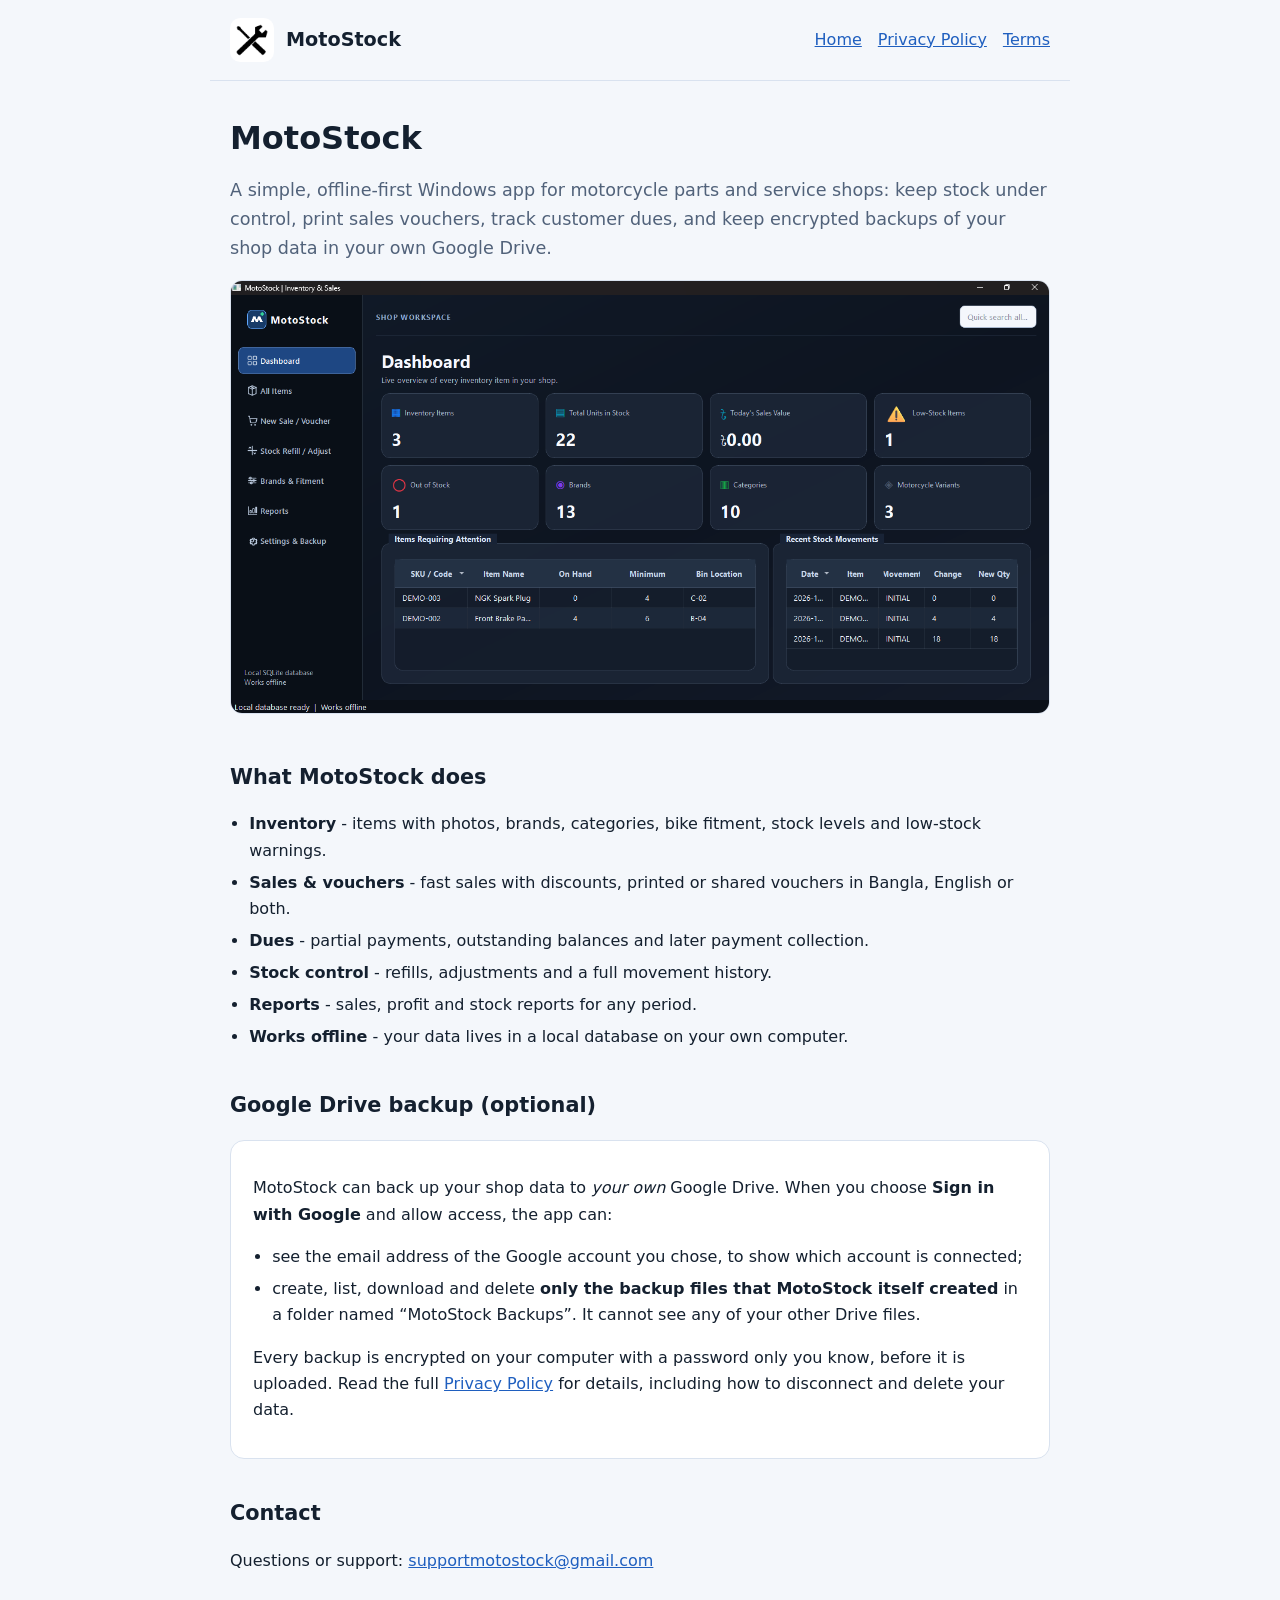
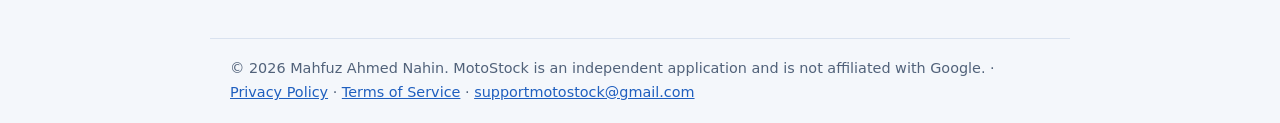
<file: index.html>
<!doctype html><html lang="en"><head><meta charset="utf-8"><meta name="viewport" content="width=device-width,initial-scale=1"><title>MotoStock - Inventory, Sales &amp; Vouchers for Motorcycle Parts Shops</title><meta name="description" content="Offline inventory, sales vouchers, due payments and encrypted Google Drive backup for motorcycle parts and service shops."><link rel="stylesheet" href="style.css"></head><body><header><img src="logo-120.png" alt="MotoStock logo"><strong>MotoStock</strong><nav><a href="index.html">Home</a><a href="privacy.html">Privacy Policy</a><a href="terms.html">Terms</a></nav></header><main>
<h1>MotoStock</h1>
<p class="lead">A simple, offline-first Windows app for motorcycle parts and service shops: keep stock under control, print sales vouchers, track customer dues, and keep encrypted backups of your shop data in your own Google Drive.</p>
<img class="shot" src="screenshot.png" alt="MotoStock sales screen">
<h2>What MotoStock does</h2>
<ul>
<li><strong>Inventory</strong> - items with photos, brands, categories, bike fitment, stock levels and low-stock warnings.</li>
<li><strong>Sales &amp; vouchers</strong> - fast sales with discounts, printed or shared vouchers in Bangla, English or both.</li>
<li><strong>Dues</strong> - partial payments, outstanding balances and later payment collection.</li>
<li><strong>Stock control</strong> - refills, adjustments and a full movement history.</li>
<li><strong>Reports</strong> - sales, profit and stock reports for any period.</li>
<li><strong>Works offline</strong> - your data lives in a local database on your own computer.</li>
</ul>
<h2>Google Drive backup (optional)</h2>
<div class="card">
<p>MotoStock can back up your shop data to <em>your own</em> Google Drive. When you choose <strong>Sign in with Google</strong> and allow access, the app can:</p>
<ul>
<li>see the email address of the Google account you chose, to show which account is connected;</li>
<li>create, list, download and delete <strong>only the backup files that MotoStock itself created</strong> in a folder named &ldquo;MotoStock Backups&rdquo;. It cannot see any of your other Drive files.</li>
</ul>
<p>Every backup is encrypted on your computer with a password only you know, before it is uploaded. Read the full <a href="privacy.html">Privacy Policy</a> for details, including how to disconnect and delete your data.</p>
</div>
<h2>Contact</h2>
<p>Questions or support: <a href="mailto:supportmotostock@gmail.com">supportmotostock@gmail.com</a></p>
</main><footer>&copy; 2026 Mahfuz Ahmed Nahin. MotoStock is an independent application and is not affiliated with Google. &middot; <a href="privacy.html">Privacy Policy</a> &middot; <a href="terms.html">Terms of Service</a> &middot; <a href="mailto:supportmotostock@gmail.com">supportmotostock@gmail.com</a></footer></body></html>
</file>
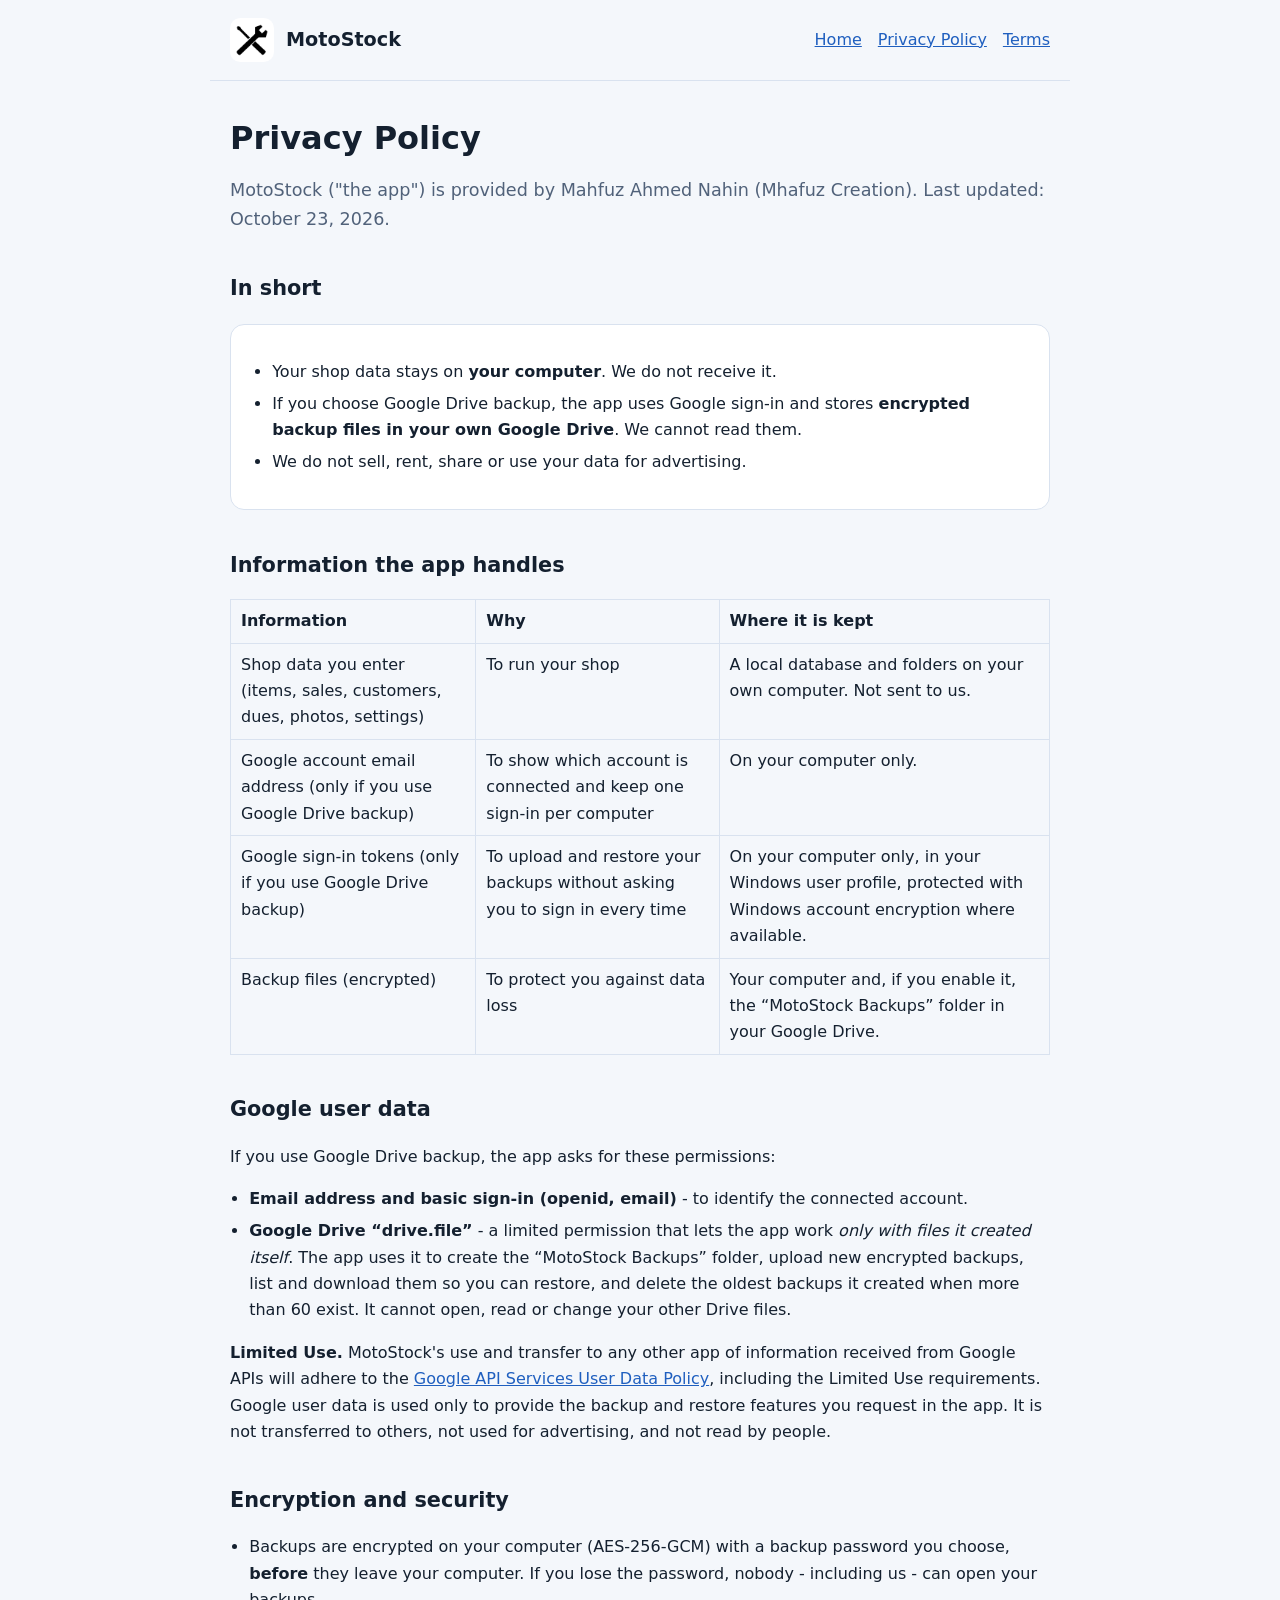
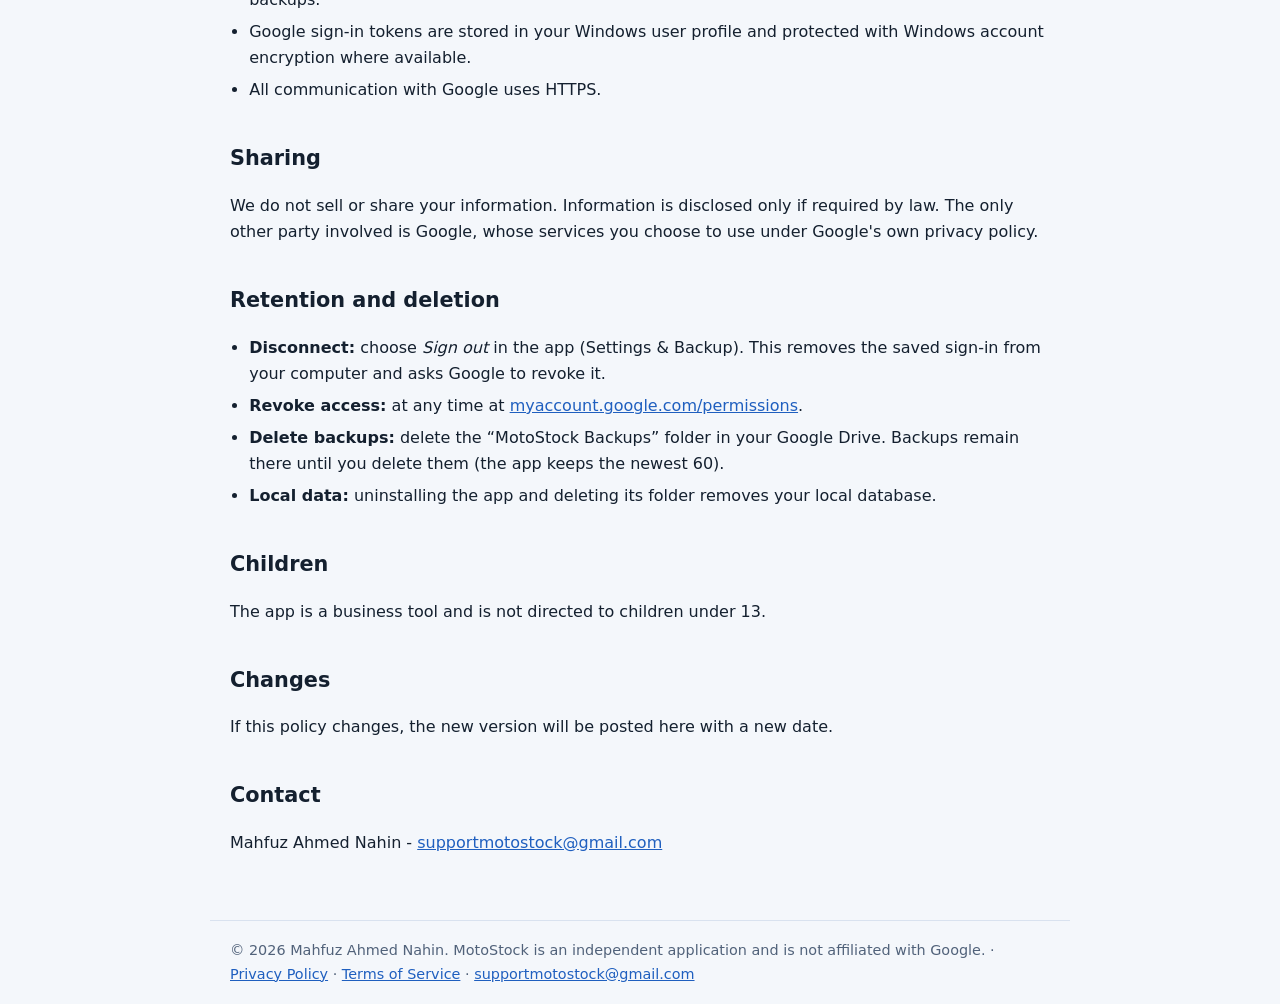
<file: privacy.html>
<!doctype html><html lang="en"><head><meta charset="utf-8"><meta name="viewport" content="width=device-width,initial-scale=1"><title>Privacy Policy - MotoStock</title><meta name="description" content="How MotoStock accesses, uses, stores and protects data, including Google user data."><link rel="stylesheet" href="style.css"></head><body><header><img src="logo-120.png" alt="MotoStock logo"><strong>MotoStock</strong><nav><a href="index.html">Home</a><a href="privacy.html">Privacy Policy</a><a href="terms.html">Terms</a></nav></header><main>
<h1>Privacy Policy</h1>
<p class="lead">MotoStock ("the app") is provided by Mahfuz Ahmed Nahin (Mhafuz Creation). Last updated: October 23, 2026.</p>
<h2>In short</h2>
<div class="card"><ul>
<li>Your shop data stays on <strong>your computer</strong>. We do not receive it.</li>
<li>If you choose Google Drive backup, the app uses Google sign-in and stores <strong>encrypted backup files in your own Google Drive</strong>. We cannot read them.</li>
<li>We do not sell, rent, share or use your data for advertising.</li>
</ul></div>
<h2>Information the app handles</h2>
<table>
<tr><th>Information</th><th>Why</th><th>Where it is kept</th></tr>
<tr><td>Shop data you enter (items, sales, customers, dues, photos, settings)</td><td>To run your shop</td><td>A local database and folders on your own computer. Not sent to us.</td></tr>
<tr><td>Google account email address (only if you use Google Drive backup)</td><td>To show which account is connected and keep one sign-in per computer</td><td>On your computer only.</td></tr>
<tr><td>Google sign-in tokens (only if you use Google Drive backup)</td><td>To upload and restore your backups without asking you to sign in every time</td><td>On your computer only, in your Windows user profile, protected with Windows account encryption where available.</td></tr>
<tr><td>Backup files (encrypted)</td><td>To protect you against data loss</td><td>Your computer and, if you enable it, the &ldquo;MotoStock Backups&rdquo; folder in your Google Drive.</td></tr>
</table>
<h2>Google user data</h2>
<p>If you use Google Drive backup, the app asks for these permissions:</p>
<ul>
<li><strong>Email address and basic sign-in (openid, email)</strong> - to identify the connected account.</li>
<li><strong>Google Drive &ldquo;drive.file&rdquo;</strong> - a limited permission that lets the app work <em>only with files it created itself</em>. The app uses it to create the &ldquo;MotoStock Backups&rdquo; folder, upload new encrypted backups, list and download them so you can restore, and delete the oldest backups it created when more than 60 exist. It cannot open, read or change your other Drive files.</li>
</ul>
<p><strong>Limited Use.</strong> MotoStock's use and transfer to any other app of information received from Google APIs will adhere to the <a href="https://developers.google.com/terms/api-services-user-data-policy">Google API Services User Data Policy</a>, including the Limited Use requirements. Google user data is used only to provide the backup and restore features you request in the app. It is not transferred to others, not used for advertising, and not read by people.</p>

<h2>Encryption and security</h2>
<ul>
<li>Backups are encrypted on your computer (AES-256-GCM) with a backup password you choose, <strong>before</strong> they leave your computer. If you lose the password, nobody - including us - can open your backups.</li>
<li>Google sign-in tokens are stored in your Windows user profile and protected with Windows account encryption where available.</li>
<li>All communication with Google uses HTTPS.</li>
</ul>
<h2>Sharing</h2>
<p>We do not sell or share your information. Information is disclosed only if required by law. The only other party involved is Google, whose services you choose to use under Google's own privacy policy.</p>
<h2>Retention and deletion</h2>
<ul>
<li><strong>Disconnect:</strong> choose <em>Sign out</em> in the app (Settings &amp; Backup). This removes the saved sign-in from your computer and asks Google to revoke it.</li>
<li><strong>Revoke access:</strong> at any time at <a href="https://myaccount.google.com/permissions">myaccount.google.com/permissions</a>.</li>
<li><strong>Delete backups:</strong> delete the &ldquo;MotoStock Backups&rdquo; folder in your Google Drive. Backups remain there until you delete them (the app keeps the newest 60).</li>
<li><strong>Local data:</strong> uninstalling the app and deleting its folder removes your local database.</li>
</ul>
<h2>Children</h2>
<p>The app is a business tool and is not directed to children under 13.</p>
<h2>Changes</h2>
<p>If this policy changes, the new version will be posted here with a new date.</p>
<h2>Contact</h2>
<p>Mahfuz Ahmed Nahin - <a href="mailto:supportmotostock@gmail.com">supportmotostock@gmail.com</a></p>
</main><footer>&copy; 2026 Mahfuz Ahmed Nahin. MotoStock is an independent application and is not affiliated with Google. &middot; <a href="privacy.html">Privacy Policy</a> &middot; <a href="terms.html">Terms of Service</a> &middot; <a href="mailto:supportmotostock@gmail.com">supportmotostock@gmail.com</a></footer></body></html>
</file>
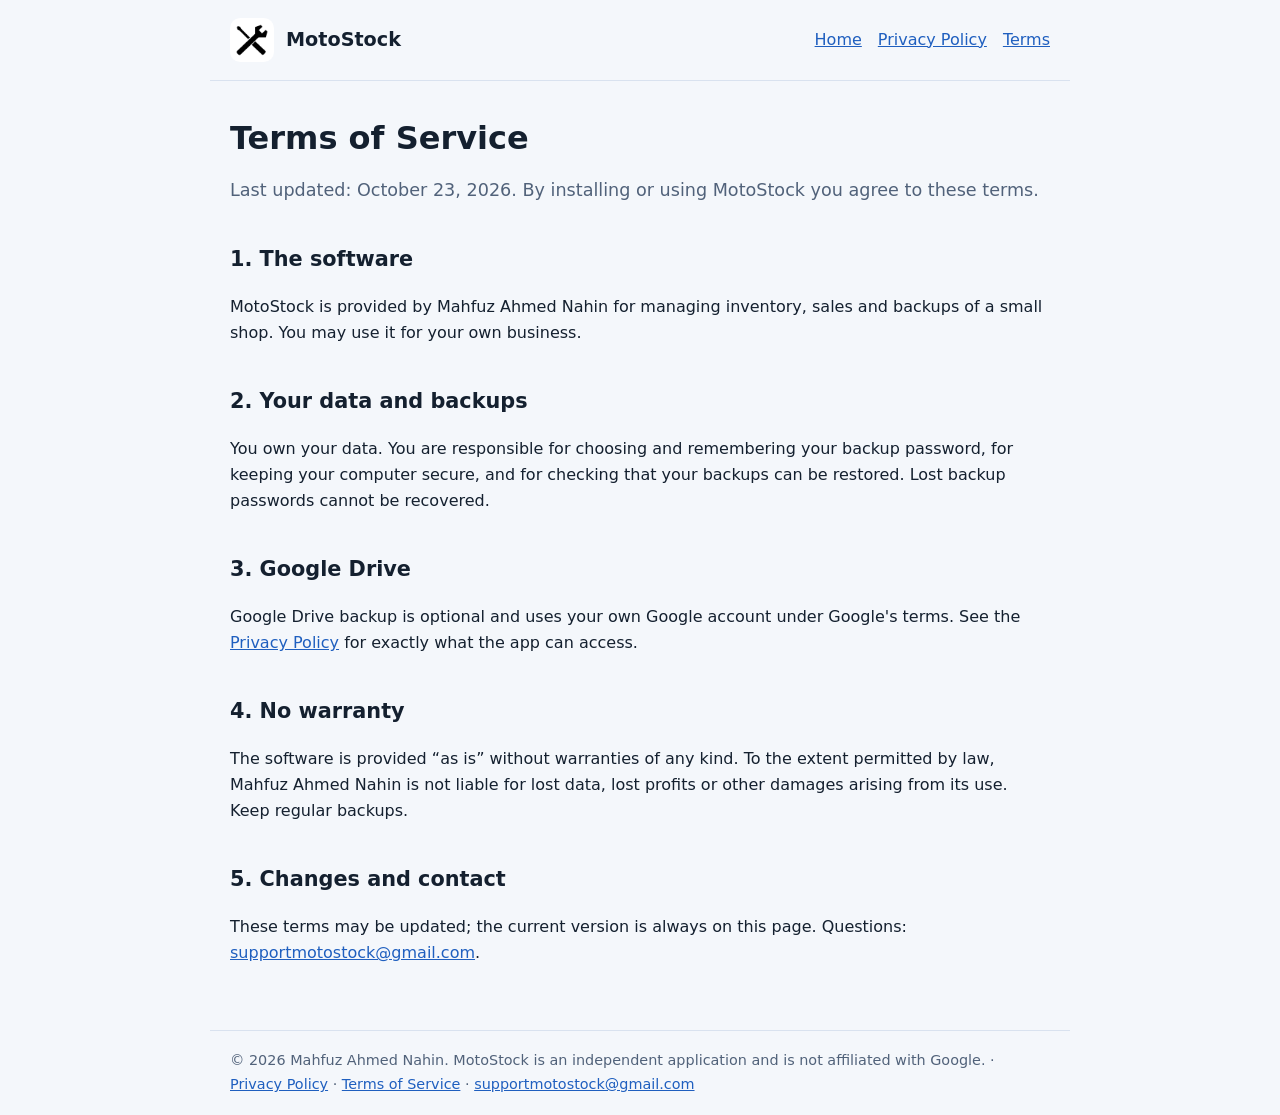
<file: terms.html>
<!doctype html><html lang="en"><head><meta charset="utf-8"><meta name="viewport" content="width=device-width,initial-scale=1"><title>Terms of Service - MotoStock</title><meta name="description" content="Terms of use for MotoStock."><link rel="stylesheet" href="style.css"></head><body><header><img src="logo-120.png" alt="MotoStock logo"><strong>MotoStock</strong><nav><a href="index.html">Home</a><a href="privacy.html">Privacy Policy</a><a href="terms.html">Terms</a></nav></header><main>
<h1>Terms of Service</h1>
<p class="lead">Last updated: October 23, 2026. By installing or using MotoStock you agree to these terms.</p>
<h2>1. The software</h2>
<p>MotoStock is provided by Mahfuz Ahmed Nahin for managing inventory, sales and backups of a small shop. You may use it for your own business.</p>
<h2>2. Your data and backups</h2>
<p>You own your data. You are responsible for choosing and remembering your backup password, for keeping your computer secure, and for checking that your backups can be restored. Lost backup passwords cannot be recovered.</p>
<h2>3. Google Drive</h2>
<p>Google Drive backup is optional and uses your own Google account under Google's terms. See the <a href="privacy.html">Privacy Policy</a> for exactly what the app can access.</p>
<h2>4. No warranty</h2>
<p>The software is provided &ldquo;as is&rdquo; without warranties of any kind. To the extent permitted by law, Mahfuz Ahmed Nahin is not liable for lost data, lost profits or other damages arising from its use. Keep regular backups.</p>
<h2>5. Changes and contact</h2>
<p>These terms may be updated; the current version is always on this page. Questions: <a href="mailto:supportmotostock@gmail.com">supportmotostock@gmail.com</a>.</p>
</main><footer>&copy; 2026 Mahfuz Ahmed Nahin. MotoStock is an independent application and is not affiliated with Google. &middot; <a href="privacy.html">Privacy Policy</a> &middot; <a href="terms.html">Terms of Service</a> &middot; <a href="mailto:supportmotostock@gmail.com">supportmotostock@gmail.com</a></footer></body></html>
</file>
<file: style.css>
:root{--bg:#0f1724;--card:#182336;--text:#eaf0fa;--muted:#9fb0c8;--accent:#2c75d5;--line:#26364f}
@media (prefers-color-scheme:light){:root{--bg:#f4f7fb;--card:#fff;--text:#14202f;--muted:#51627a;--accent:#1f5fbf;--line:#d9e2ef}}
*{box-sizing:border-box}body{margin:0;background:var(--bg);color:var(--text);font:16px/1.65 system-ui,-apple-system,"Segoe UI",Roboto,Arial,sans-serif}
header,main,footer{max-width:860px;margin:0 auto;padding:18px 20px}
header{display:flex;align-items:center;gap:12px;border-bottom:1px solid var(--line)}
header img{width:44px;height:44px;border-radius:10px}header strong{font-size:1.2rem}header nav{margin-left:auto;display:flex;gap:16px}
a{color:var(--accent)}h1{font-size:2rem;line-height:1.25;margin:.6em 0 .3em}h2{margin-top:1.8em;font-size:1.3rem}
.lead{color:var(--muted);font-size:1.1rem}.card{background:var(--card);border:1px solid var(--line);border-radius:14px;padding:18px 22px;margin:18px 0}
ul{padding-left:1.2em}li{margin:.35em 0}img.shot{width:100%;border-radius:12px;border:1px solid var(--line)}
footer{color:var(--muted);font-size:.9rem;border-top:1px solid var(--line);margin-top:30px}table{border-collapse:collapse;width:100%}
td,th{border:1px solid var(--line);padding:8px 10px;text-align:left;vertical-align:top}
</file>
